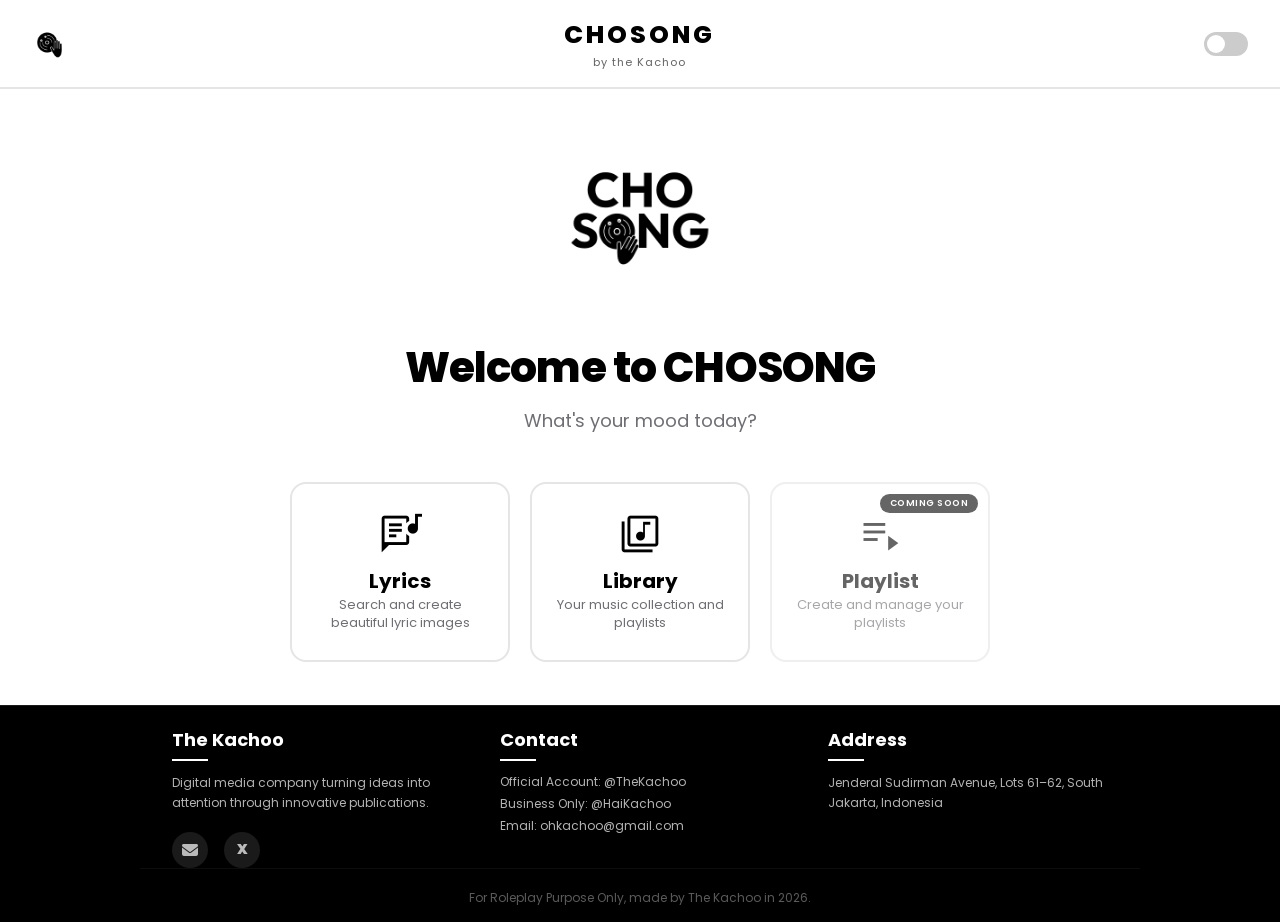
<file: Demoindex.html>
<!DOCTYPE html>
<html lang="en">
<head>
    <meta charset="UTF-8">
    <meta name="viewport" content="width=device-width, initial-scale=1.0">
    <link rel="stylesheet" href="https://fonts.googleapis.com/css2?family=Material+Symbols+Outlined:opsz,wght,FILL,GRAD@24,400,0,0" />
    <link rel="stylesheet" href="https://cdnjs.cloudflare.com/ajax/libs/font-awesome/6.4.0/css/all.min.css">
    <link href="https://fonts.googleapis.com/css2?family=Poppins:wght@100;200;300;400;500;600;700;800;900&display=swap" rel="stylesheet">
    <title>CHOSONG - Main Menu</title>
    
    <style>
        /* ========== RESET & BASE ========== */
        * {
            margin: 0;
            padding: 0;
            box-sizing: border-box;
        }

        body {
            font-family: "Poppins", sans-serif;
            background: var(--background-color);
            color: var(--background-text-color);
            display: flex;
            flex-direction: column;
            min-height: 100vh;
            transition: background 0.3s ease, color 0.3s ease;
        }

        :root {
            --background-color: #FFFFFF;
            --background-text-color: #000000;
            --surface-bg: #FFFFFF;
            --surface-border: #E5E5E5;
            --surface-hover: #F5F5F5;
            --surface-text-color: #000000;
            --primary-color: #000000;
            --primary-text-color: #FFFFFF;
            --text-gray: #6E6E73;
            --footer-bg: #000000;
            --footer-text: #FFFFFF;
            --footer-text-muted: rgba(255, 255, 255, 0.7);
            --footer-border: rgba(255, 255, 255, 0.1);
            --footer-icon-bg: rgba(255, 255, 255, 0.1);
            --transition: all 0.3s cubic-bezier(0.4, 0, 0.2, 1);
        }

        /* Dark mode - pastikan semua variabel ke-override */
        body.dark-mode {
            --background-color: #000000;
            --background-text-color: #FFFFFF;
            --surface-bg: #000000;
            --surface-border: #333333;
            --surface-hover: #1a1a1a;
            --surface-text-color: #FFFFFF;
            --primary-color: #FFFFFF;
            --primary-text-color: #000000;
            --text-gray: #aaaaaa;
            --footer-bg: #FFFFFF;
            --footer-text: #000000;
            --footer-text-muted: rgba(0, 0, 0, 0.7);
            --footer-border: rgba(0, 0, 0, 0.1);
            --footer-icon-bg: rgba(0, 0, 0, 0.1);
        }

        /* ========== GLOBAL HEADER ========== */
        .global-header {
            background: var(--surface-bg);
            border-bottom: 2px solid var(--surface-border);
            display: flex;
            align-items: center;
            justify-content: space-between;
            padding: 16px 32px;
            transition: var(--transition);
        }

        .header-logo {
            flex: 1;
            display: flex;
            justify-content: flex-start;
        }

        .header-logo img {
            height: 35px;
            width: auto;
            transition: transform 0.2s ease;
            display: block;
        }

        .header-logo img:hover {
            transform: scale(1.05);
        }

        .header-center {
            flex: 1;
            text-align: center;
        }

        .chosong-brand {
            font-size: 25px;
            font-weight: 800;
            letter-spacing: 3px;
            text-transform: uppercase;
            color: var(--background-text-color);
        }

        .generator-by {
            font-size: 11px;
            opacity: 0.6;
            letter-spacing: 1px;
            color: var(--surface-text-color);
        }

        .header-right {
            flex: 1;
            display: flex;
            justify-content: flex-end;
            align-items: center;
        }

        /* ========== TOGGLE SWITCH ========== */
        .toggle-switch {
            position: relative;
            display: inline-block;
            width: 44px;
            height: 24px;
        }

        .toggle-switch input {
            opacity: 0;
            width: 0;
            height: 0;
        }

        .slider {
            position: absolute;
            cursor: pointer;
            top: 0;
            left: 0;
            right: 0;
            bottom: 0;
            background-color: #ccc;
            transition: 0.2s;
            border-radius: 24px;
        }

        .slider:before {
            position: absolute;
            content: "";
            height: 18px;
            width: 18px;
            left: 3px;
            bottom: 3px;
            background-color: white;
            transition: 0.2s;
            border-radius: 50%;
        }

        input:checked + .slider {
            background-color: #000000;
        }

        body.dark-mode input:checked + .slider {
            background-color: #FFFFFF;
        }

        input:checked + .slider:before {
            transform: translateX(20px);
        }

        body.dark-mode .slider {
            background-color: #555;
        }

        /* ========== MAIN MENU ========== */
        main {
            flex: 1;
            display: flex;
            align-items: center;
            justify-content: center;
            padding: 40px 24px;
        }

        .menu-container {
            max-width: 800px;
            width: 100%;
            text-align: center;
        }

        .menu-logo-container {
            margin-bottom: 20px;
        }

        .menu-logo {
            height: 180px;
            width: auto;
            display: inline-block;
            object-fit: contain;
        }

        .menu-title {
            font-size: 42px;
            font-weight: 800;
            letter-spacing: -0.02em;
            color: var(--background-text-color);
            margin-bottom: 8px;
        }

        .menu-subtitle {
            font-size: 18px;
            color: var(--text-gray);
            margin-bottom: 48px;
            font-weight: 400;
        }

        .menu-grid {
            display: grid;
            grid-template-columns: repeat(3, 1fr);
            gap: 20px;
            max-width: 700px;
            margin: 0 auto;
        }

        .menu-card {
            background: var(--surface-bg);
            border: 2px solid var(--surface-border);
            border-radius: 16px;
            padding: 28px 20px;
            text-decoration: none;
            color: var(--background-text-color);
            transition: all 0.3s cubic-bezier(0.4, 0, 0.2, 1);
            display: flex;
            flex-direction: column;
            align-items: center;
            justify-content: center;
            gap: 10px;
            position: relative;
            min-height: 180px;
            cursor: pointer;
        }

        .menu-card:hover {
            transform: translateY(-6px);
            border-color: var(--primary-color);
            box-shadow: 0 12px 40px rgba(0, 0, 0, 0.08);
        }

        body.dark-mode .menu-card:hover {
            box-shadow: 0 12px 40px rgba(255, 255, 255, 0.05);
        }

        .menu-card .material-symbols-outlined {
            font-size: 44px;
            color: var(--primary-color);
            transition: transform 0.3s ease;
        }

        .menu-card:hover .material-symbols-outlined {
            animation: iconBounce 0.5s ease;
        }

        .menu-card h2 {
            font-size: 20px;
            font-weight: 700;
            margin: 0;
        }

        .menu-card p {
            font-size: 13px;
            color: var(--text-gray);
            margin: 0;
            line-height: 1.4;
        }

        .menu-card .coming-soon {
            position: absolute;
            top: 10px;
            right: 10px;
            background: var(--primary-color);
            color: var(--primary-text-color);
            font-size: 9px;
            font-weight: 600;
            padding: 3px 10px;
            border-radius: 20px;
            text-transform: uppercase;
            letter-spacing: 0.5px;
        }

        .menu-card.disabled {
            opacity: 0.6;
            cursor: default;
        }

        .menu-card.disabled:hover {
            transform: none;
            border-color: var(--surface-border);
            box-shadow: none;
        }

        .menu-card.disabled:hover .material-symbols-outlined {
            animation: none;
        }

        @keyframes iconBounce {
            0%, 100% { transform: scale(1); }
            50% { transform: scale(1.15); }
        }

        /* ========== FOOTER ========== */
        footer {
            background: var(--footer-bg);
            color: var(--footer-text);
            padding: 20px 0 15px;
            margin-top: 3px;
            border-top: 1px solid var(--footer-border);
            transition: var(--transition);
        }

        .footer-grid {
            display: grid;
            grid-template-columns: repeat(3, 1fr);
            gap: 48px;
            max-width: 1000px;
            margin: 0 auto;
            padding: 0 32px;
        }

        .footer-col strong {
            font-weight: 700;
            display: inline-block;
            margin-bottom: 20px;
            font-size: 18px;
            color: var(--footer-text);
            position: relative;
        }

        .footer-col strong::after {
            content: '';
            position: absolute;
            bottom: -8px;
            left: 0;
            width: 36px;
            height: 2px;
            background: var(--footer-text);
        }

        .footer-col p {
            margin: 0;
            line-height: 1.6;
            font-size: 12px;
            color: var(--footer-text-muted);
        }

        .footer-col a {
            color: var(--footer-text-muted);
            text-decoration: none;
            transition: var(--transition);
        }

        .footer-col a:hover {
            color: var(--footer-text);
            text-decoration: underline;
        }

        .social-links-footer {
            display: flex;
            gap: 16px;
            margin-top: 20px;
        }

        .social-link-footer {
            display: inline-flex;
            align-items: center;
            justify-content: center;
            width: 36px;
            height: 36px;
            background: var(--footer-icon-bg);
            border-radius: 50%;
            color: var(--footer-text);
            text-decoration: none;
            transition: var(--transition);
        }

        .social-link-footer:hover {
            background: var(--footer-text);
            color: var(--footer-bg);
            transform: translateY(-3px);
        }

        .x-logo {
            font-weight: 900;
            font-size: 14px;
        }

        .footer-links-list {
            list-style: none;
        }

        .footer-links-list li {
            margin-bottom: 4px;
            display: flex;
            align-items: center;
            gap: 2px;
            flex-wrap: wrap;
            font-size: 12px;
            color: var(--footer-text-muted);
        }

        .footer-links-list li a {
            color: var(--footer-text-muted);
        }

        .footer-links-list li a:hover {
            color: var(--footer-text);
        }

        .roleplay-text {
            font-size: 12px;
            opacity: 0.5;
            border-top: 1px solid var(--footer-border);
            padding-top: 20px;
            margin-top: 0;
            text-align: center;
            color: var(--footer-text-muted);
            max-width: 1000px;
            margin-left: auto;
            margin-right: auto;
            padding-left: 32px;
            padding-right: 32px;
        }

        /* ========== RESPONSIVE ========== */
        @media (max-width: 768px) {
            .global-header {
                padding: 14px 16px;
            }
            
            .header-logo img {
                height: 28px;
            }
            
            .chosong-brand {
                font-size: 14px;
                letter-spacing: 2px;
            }
            
            .generator-by {
                font-size: 8px;
            }

            main {
                padding: 30px 16px;
            }

            .menu-logo {
                height: 140px;
            }

            .menu-title {
                font-size: 30px;
            }

            .menu-subtitle {
                font-size: 16px;
                margin-bottom: 32px;
            }

            .menu-grid {
                grid-template-columns: 1fr;
                gap: 14px;
                max-width: 320px;
            }

            .menu-card {
                padding: 20px 24px;
                min-height: 100px;
                flex-direction: row;
                text-align: left;
                gap: 16px;
                align-items: center;
            }

            .menu-card .material-symbols-outlined {
                font-size: 32px;
                flex-shrink: 0;
            }

            .menu-card h2 {
                font-size: 17px;
            }

            .menu-card p {
                font-size: 12px;
            }

            .menu-card .coming-soon {
                font-size: 8px;
                padding: 2px 8px;
                top: 8px;
                right: 8px;
            }

            .footer-grid {
                grid-template-columns: repeat(3, 1fr);
                gap: 12px;
                padding: 0 12px;
            }
            
            .footer-col strong {
                font-size: 11px;
                margin-bottom: 8px;
            }
            
            .footer-col strong::after {
                width: 20px;
                height: 2px;
                bottom: -5px;
            }
            
            .footer-col p {
                font-size: 8px;
                line-height: 1.3;
            }
            
            .footer-links-list li {
                font-size: 8px;
                gap: 4px;
                margin-bottom: 2px;
            }
            
            .footer-links-list li a {
                font-size: 8px;
            }
            
            .social-links-footer {
                margin-top: 8px;
                gap: 8px;
            }
            
            .social-link-footer {
                width: 22px;
                height: 22px;
            }
            
            .roleplay-text {
                font-size: 7px;
                padding-top: 12px;
                margin-top: 16px;
                padding-left: 12px;
                padding-right: 12px;
            }
        }

        @media (max-width: 480px) {
            main {
                padding: 20px 12px;
            }

            .menu-logo {
                height: 100px;
            }

            .menu-title {
                font-size: 24px;
            }

            .menu-subtitle {
                font-size: 14px;
                margin-bottom: 24px;
            }

            .menu-grid {
                max-width: 280px;
                gap: 12px;
            }

            .menu-card {
                padding: 16px 18px;
                min-height: 80px;
                gap: 12px;
                border-radius: 12px;
            }

            .menu-card .material-symbols-outlined {
                font-size: 28px;
            }

            .menu-card h2 {
                font-size: 15px;
            }

            .menu-card p {
                font-size: 11px;
            }

            .menu-card .coming-soon {
                font-size: 7px;
                padding: 2px 6px;
            }
        }
    </style>
</head>
<body>

    <!-- ========== HEADER ========== -->
    <div class="global-header">
        <div class="header-logo">
            <img id="header-logo-img" src="Chosong1.png" alt="Chosong Logo">
        </div>
        <div class="header-center">
            <div class="chosong-brand">CHOSONG</div>
            <div class="generator-by">by the Kachoo</div>
        </div>
        <div class="header-right">
            <label class="toggle-switch">
                <input type="checkbox" id="theme-toggle-checkbox">
                <span class="slider"></span>
            </label>
        </div>
    </div>

    <!-- ========== MAIN MENU ========== -->
    <main>
        <div class="menu-container">
            <div class="menu-logo-container">
                <img id="menu-logo-img" src="Chosong1.2.png" alt="Chosong Logo" class="menu-logo">
            </div>
            
            <h1 class="menu-title">Welcome to CHOSONG</h1>
            <p class="menu-subtitle">What's your mood today?</p>

            <div class="menu-grid">
                <!-- Lyrics -->
                <a href="lyrics.html" class="menu-card lyrics-card">
                    <span class="material-symbols-outlined">lyrics</span>
                    <div>
                        <h2>Lyrics</h2>
                        <p>Search and create beautiful lyric images</p>
                    </div>
                </a>

                <!-- Library -->
                <a href="library.html" class="menu-card library-card">
                    <span class="material-symbols-outlined">library_music</span>
                    <div>
                        <h2>Library</h2>
                        <p>Your music collection and playlists</p>
                    </div>
                </a>

                <!-- Playlist (Coming Soon) -->
                <div class="menu-card disabled playlist-card">
                    <span class="material-symbols-outlined">playlist_play</span>
                    <div>
                        <h2>Playlist</h2>
                        <p>Create and manage your playlists</p>
                    </div>
                    <span class="coming-soon">Coming Soon</span>
                </div>
            </div>
        </div>
    </main>

    <!-- ========== FOOTER ========== -->
    <footer>
        <div class="footer-grid">
            <div class="footer-col">
                <strong>The Kachoo</strong>
                <p>Digital media company turning ideas into attention through innovative publications.</p>
                <div class="social-links-footer">
                    <a href="mailto:ohkachoo@gmail.com" class="social-link-footer"><i class="fas fa-envelope"></i></a>
                    <a href="https://twitter.com/thekachoo" target="_blank" class="social-link-footer"><span class="x-logo">X</span></a>
                </div>
            </div>
            <div class="footer-col">
                <strong>Contact</strong>
                <ul class="footer-links-list">
                    <li><a href="https://twitter.com/TheKachoo" target="_blank">Official Account: @TheKachoo</a></li>
                    <li><a href="https://twitter.com/HaiKachoo" target="_blank">Business Only: @HaiKachoo</a></li>
                    <li><a href="mailto:ohkachoo@gmail.com">Email: ohkachoo@gmail.com</a></li>
                </ul>
            </div>
            <div class="footer-col">
                <strong>Address</strong>
                <p>Jenderal Sudirman Avenue, Lots 61–62, South Jakarta, Indonesia</p>
            </div>
        </div>
        <div class="roleplay-text">
            For Roleplay Purpose Only, made by The Kachoo in 2026.
        </div>
    </footer>

    <!-- ========== THEME TOGGLE SCRIPT ========== -->
    <script>
    (function() {
        const checkbox = document.getElementById('theme-toggle-checkbox');
        const headerLogo = document.getElementById('header-logo-img');
        const menuLogo = document.getElementById('menu-logo-img');
        
        function updateLogos(isDark) {
            if (headerLogo) {
                headerLogo.src = isDark ? 'Chosong2.png' : 'Chosong1.png';
            }
            if (menuLogo) {
                menuLogo.src = isDark ? 'Chosong2.1.png' : 'Chosong1.2.png';
            }
        }
        
        function applyTheme(isDark) {
            if (isDark) {
                document.body.classList.add('dark-mode');
                if (checkbox) checkbox.checked = true;
            } else {
                document.body.classList.remove('dark-mode');
                if (checkbox) checkbox.checked = false;
            }
            updateLogos(isDark);
        }
        
        function getInitialTheme() {
            const saved = localStorage.getItem('theme');
            if (saved === 'dark') return true;
            if (saved === 'light') return false;
            return window.matchMedia('(prefers-color-scheme: dark)').matches;
        }
        
        if (checkbox) {
            const isDark = getInitialTheme();
            applyTheme(isDark);
            
            checkbox.addEventListener('change', function() {
                const isDark = this.checked;
                applyTheme(isDark);
                localStorage.setItem('theme', isDark ? 'dark' : 'light');
            });
        }
    })();
    </script>

</body>
  </html>
</file>
